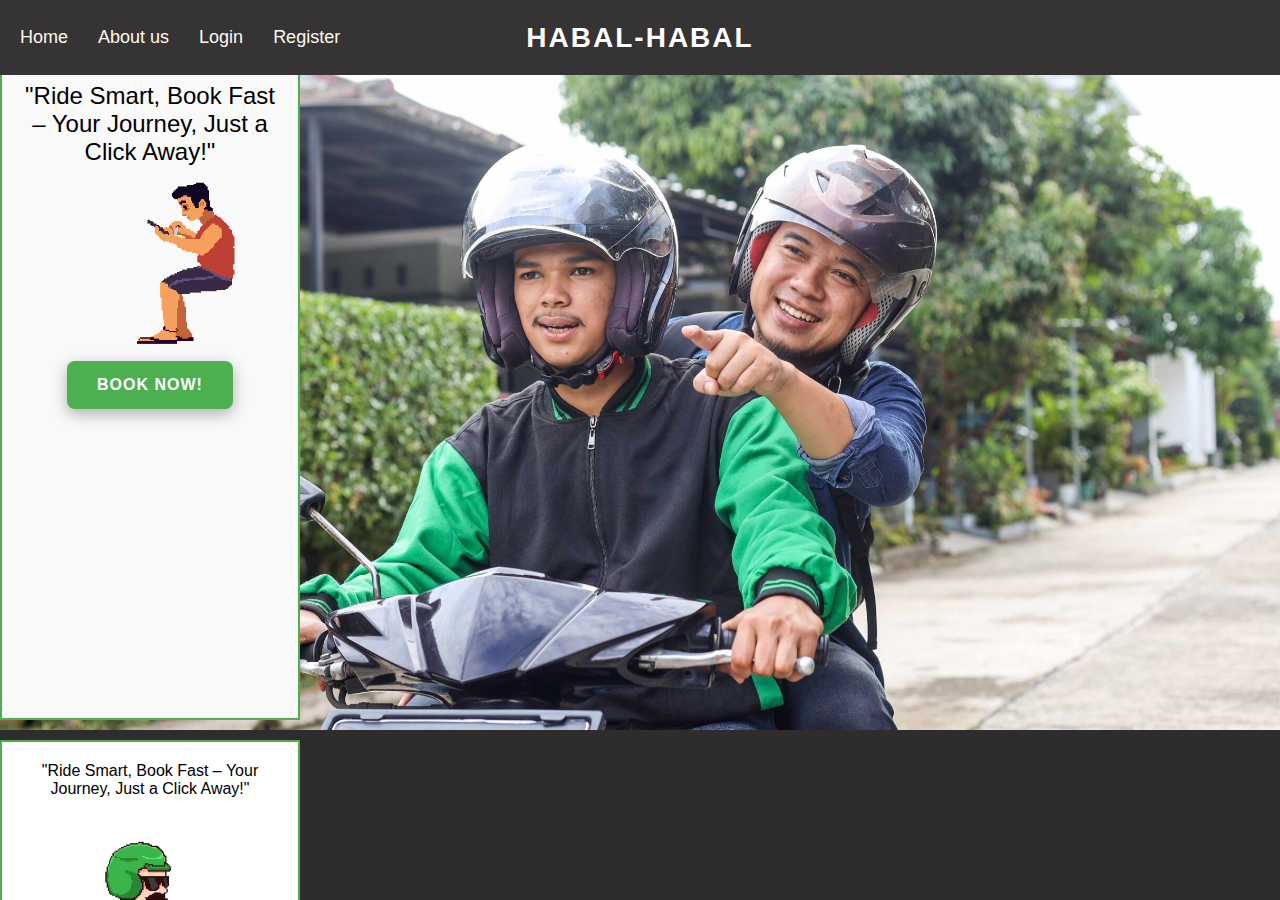
<file: index.html>
<!DOCTYPE html>
<html lang="en">
<head>
    <title>Habal-habal</title>
    <meta charset="UTF-8">
    <meta name="viewport" content="width=device-width, initial-scale=1.0">
    <link rel="stylesheet" href="style.css">
    <link rel="stylesheet" href="https://cdnjs.cloudflare.com/ajax/libs/font-awesome/6.0.0-beta3/css/all.min.css">
    <link rel="icon" type="image/x-icon" href="images/icon.png">

    


    <div id="navbar">
        <div id="title">
            <h1>Habal-habal</h1>
        </div>
        <div id="nav">
            <ul>
                <li><a href="index.html">Home</a></li>
                <li><a href="about.html">About us</a></li>
                <li class="dropdown">
                    <a href="#">Login</a>
                    <div class="dropdown-content">
                        <a href="Driver UI/login_driver.html">Driver</a>
                        <a href="User UI/login_user.html">User</a>
                    </div>
                </li>
                <li class="dropdown">
                    <a href="#">Register</a>
                    <div class="dropdown-content">
                        <a href="Driver UI/driver_register.html">Driver</a>
                        <a href="User UI/user_register.html">User</a>
                    </div>
                </li>
            </ul>
        </div>
    </div>
</head>

<body>


<div class = "container">
    <section class = "one">
        <div class="textbox">
        <P>"Ride Smart, Book Fast – Your Journey, Just a Click Away!"</P>    
<img src="images/book.gif" alt="Description of image" class="textbox-image">
<a href="User UI/userpanel.html">
<button class="fancy-button">Book now!</button>

</a>

        </div>
     
</section>

<section class = "two">
    
    <div class="textbox2">
           
        "Ride Smart, Book Fast – Your Journey, Just a Click Away!"
        <img src="images/habal-gif.gif" alt="Description of image" class="textbox-image">
        <a href="Driver UI/driver_register.html">
        <button class="fancy-button">Be a driver!</button>
        
        </a>
        
                </div>
             
        
    
    </section>
    <footer class="footer">
        <div class="footer-content">
            <h3>Habal-habal Online booking</h3>
            <p>Your trusted partner in online booking. Making journeys smoother and faster!</p>
            <ul class="socials">
                <li><a href="#"><i class="fab fa-facebook"></i></a></li>
                <li><a href="#"><i class="fab fa-twitter"></i></a></li>
                <li><a href="#"><i class="fab fa-instagram"></i></a></li>
                <li><a href="#"><i class="fab fa-linkedin"></i></a></li>
            </ul>
        </div>
        <div class="footer-bottom">
            <p>&copy; 2024 Habal-habal Online booking</p>
        </div>
    </footer>
    
</div>



</body>

</div>
</div>
</html>
</file>
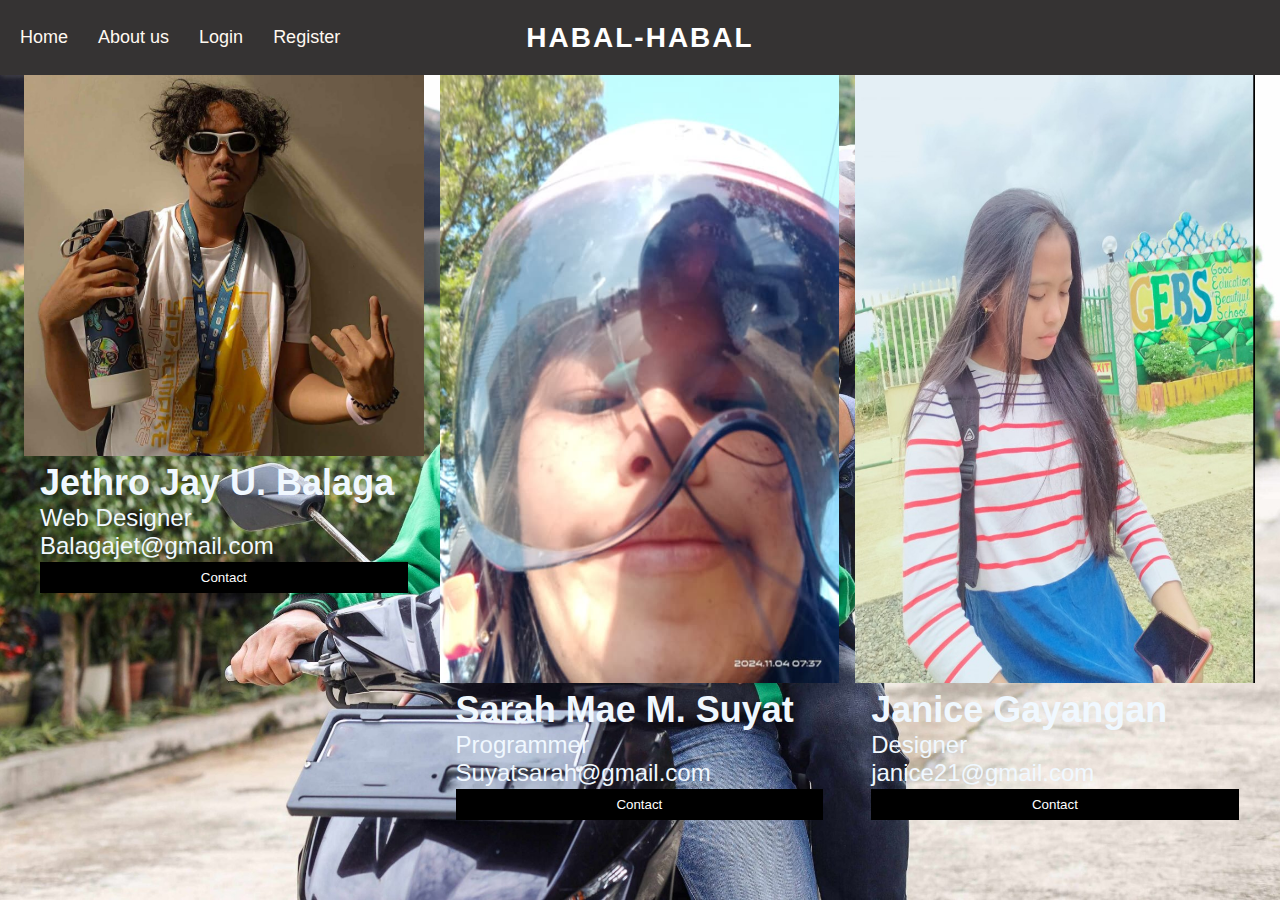
<file: about.html>
<!DOCTYPE html>
<html lang="en">
<head>
    <meta charset="UTF-8">
    <meta name="viewport" content="width=device-width, initial-scale=1.0">
    <title>About us</title>
    <link rel="stylesheet" href="about.css">
    
    <div id="navbar">
      <div id="title">
          <h1>Habal-habal</h1>
      </div>
      <div id="nav">
          <ul>
              <li><a href="index.html">Home</a></li>
              <li><a href="about.html">About us</a></li>
              <li class="dropdown">
                  <a href="#">Login</a>
                  <div class="dropdown-content">
                      <a href="Driver UI/login_driver.html">Driver</a>
                      <a href="User UI/login_user.html">User</a>
                  </div>
              </li>
              <li class="dropdown">
                  <a href="#">Register</a>
                  <div class="dropdown-content">
                      <a href="Driver UI/driver_register.html">Driver</a>
                      <a href="User UI/user_register.html">User</a>
              </div>
          </li>
          </div>  
            </div>
           
</head>
<body>
    <div class = "container">
        <section class = "one">
        
           <div class="row">
            <div class="column">
              <div class="card">
                <img src="images/jethro.jpg" alt="Jane" style="width:100%">
                <div class="container">
                  <h2 style="color: aliceblue;">Jethro Jay U. Balaga</h2>
                  <p class="title" style="color: aliceblue;">Web Designer</p>
                  <p style="color: aliceblue;">Balagajet@gmail.com</p>
                  <a href="https://www.facebook.com/profile.php?id=100076958266491">
                  <p><button class="button">Contact</button></p>
                </a>
                </div>
              </div>
            </div>
          
            <div class="column">
              <div class="card">
                <img src="images/sarah.jpg" alt="Mike" style="width:100%; height:633px">
                <div class="container">
                  <h2 style="color: aliceblue;">Sarah Mae M. Suyat</h2>
                  <p class="title" style="color: aliceblue;">Programmer</p>
                  <p style="color: aliceblue;">Suyatsarah@gmail.com</p>
                  <a href="https://www.facebook.com/sarahmae.suyat.98">
                  <p><button class="button" >Contact</button></p>
                </a>
                </div>
              </div>
            </div>
          
            <div class="column">
              <div class="card">
                <img src="images/janice.jpg" alt="John" style="width:100%; height:633px">
                <div class="container">
                  <h2 style="color: aliceblue;">Janice Gayangan</h2>
                  <p class="title" style="color: aliceblue;">Designer</p>
                  <p style="color: aliceblue;">janice21@gmail.com</p>
                  <a href="https://www.facebook.com/shanniahjanice.gayangan">
                  <p><button class="button">Contact</button></p>
                  </a>
                </div>
              </div>
            </div>
          </div>
    </section>
    
    
    </div>
</body>
</ul>
</div>
</div>
</html>
</file>
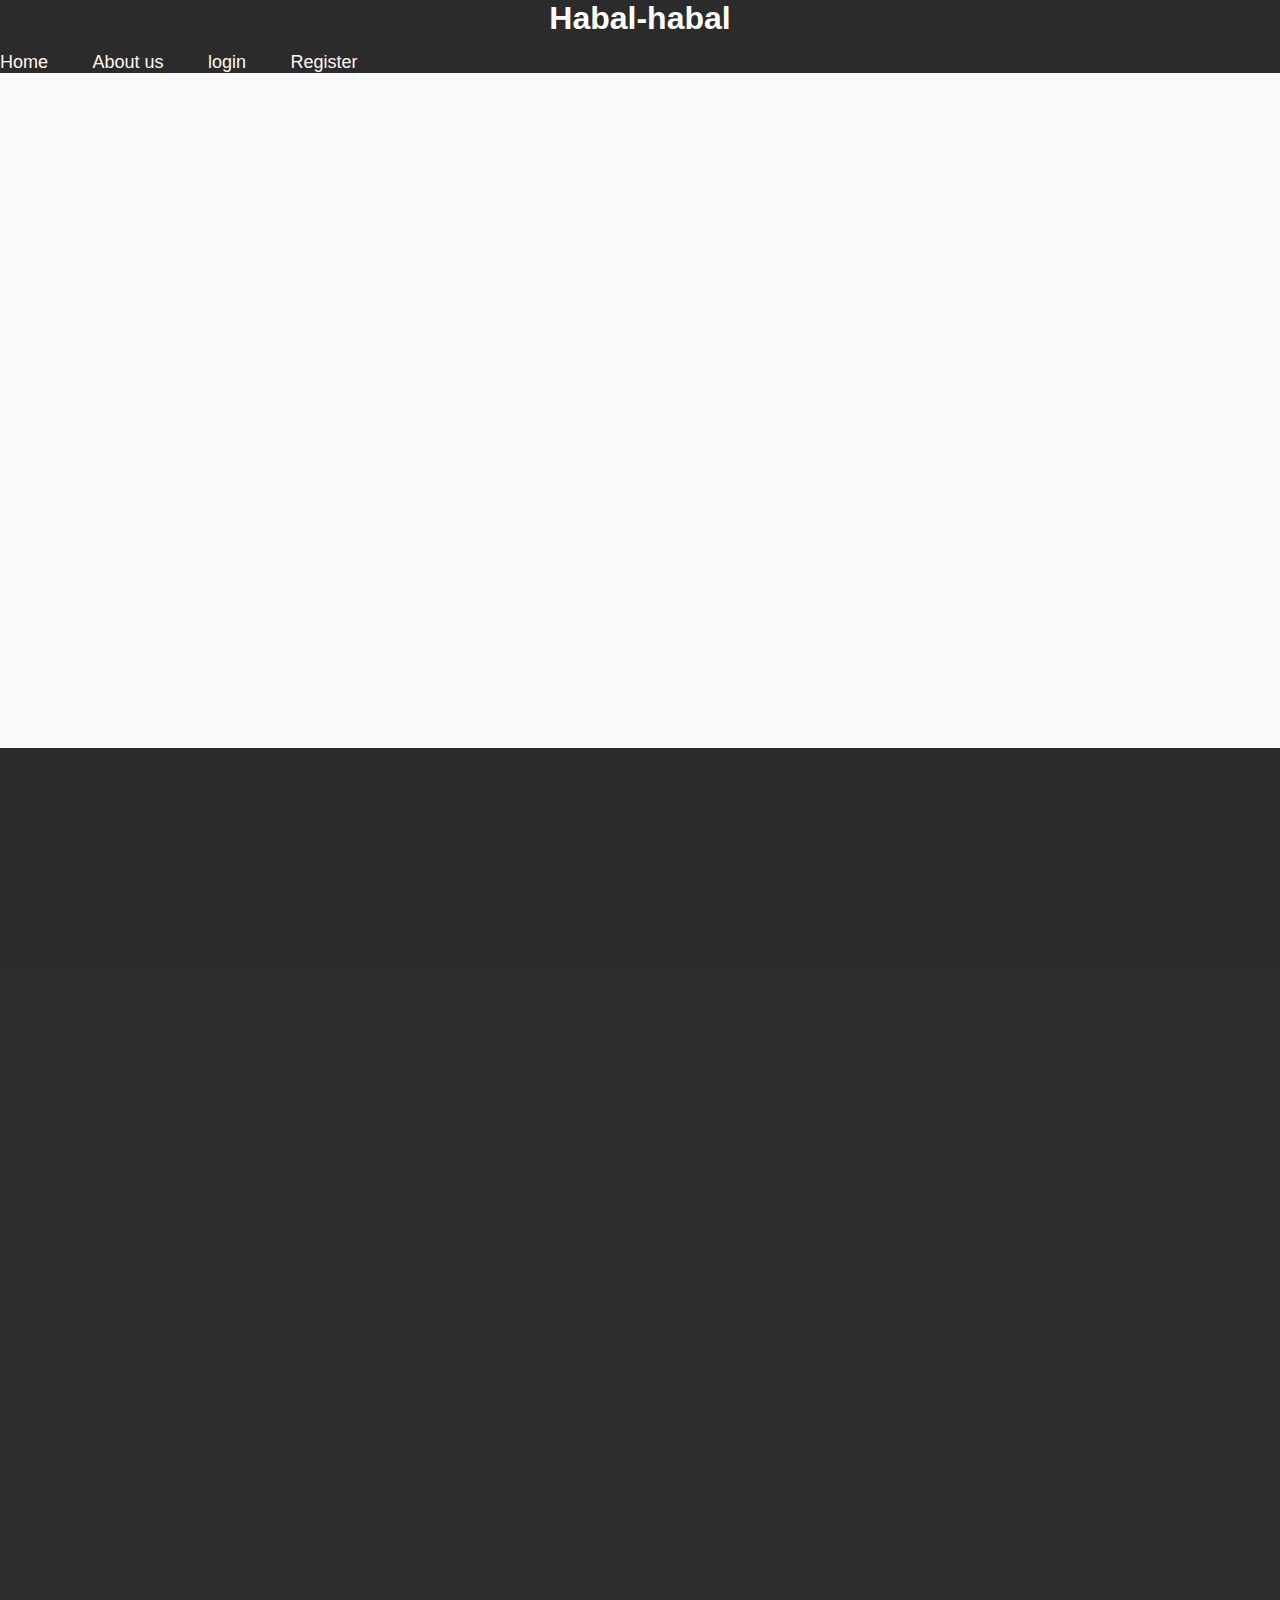
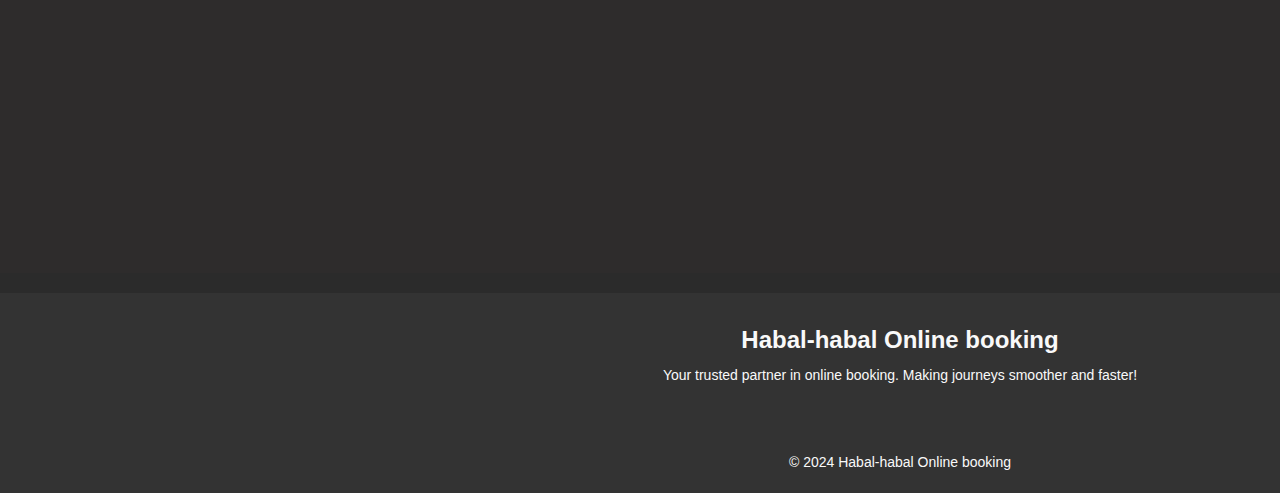
<file: driverpanel.html>
<!DOCTYPE html>
<html lang="en">
<head>
    <meta charset="UTF-8">
    <meta name="viewport" content="width=device-width, initial-scale=1.0">
    <title>Document</title>
    <link rel="stylesheet" href="userpanel.css">
    
     <div id="navbar">
        <center>
        <h1 style="color: rgb(255, 255, 255);">Habal-habal</h1>
        </center>
        <div id="logo">
    </div>
    <div id="nav">
        <ul>
            <li><a href="index.html">Home</a></li>
            <li><a href="about.html">About us</a></li>
            <li><a href="login_user.html">login</a></li>
            <div class="dropdown"> 
                <li><a >Register</a></li>
                <div class="dropdown-content">
                  <a href="driver.html">Driver</a>
                  <a href="user.html">User</a>
                </div>
            </div>  
        </ul>

</head>
<body>
  
    <div class = "container">
        <section class = "one">
       
    
    
    
            </div>
         
    </section>
    
    <section class = "two">
        
        
                     
        
        </section>
        <footer class="footer">
            <div class="footer-content">
                <h3>Habal-habal Online booking</h3>
                <p>Your trusted partner in online booking. Making journeys smoother and faster!</p>
                <ul class="socials">
                    <li><a href="#"><i class="fab fa-facebook"></i></a></li>
                    <li><a href="#"><i class="fab fa-twitter"></i></a></li>
                    <li><a href="#"><i class="fab fa-instagram"></i></a></li>
                    <li><a href="#"><i class="fab fa-linkedin"></i></a></li>
                </ul>
            </div>
            <div class="footer-bottom">
                <p>&copy; 2024 Habal-habal Online booking</p>
            </div>
        </footer>
        
    </div>
    
    
    
</body>
</html>
</file>
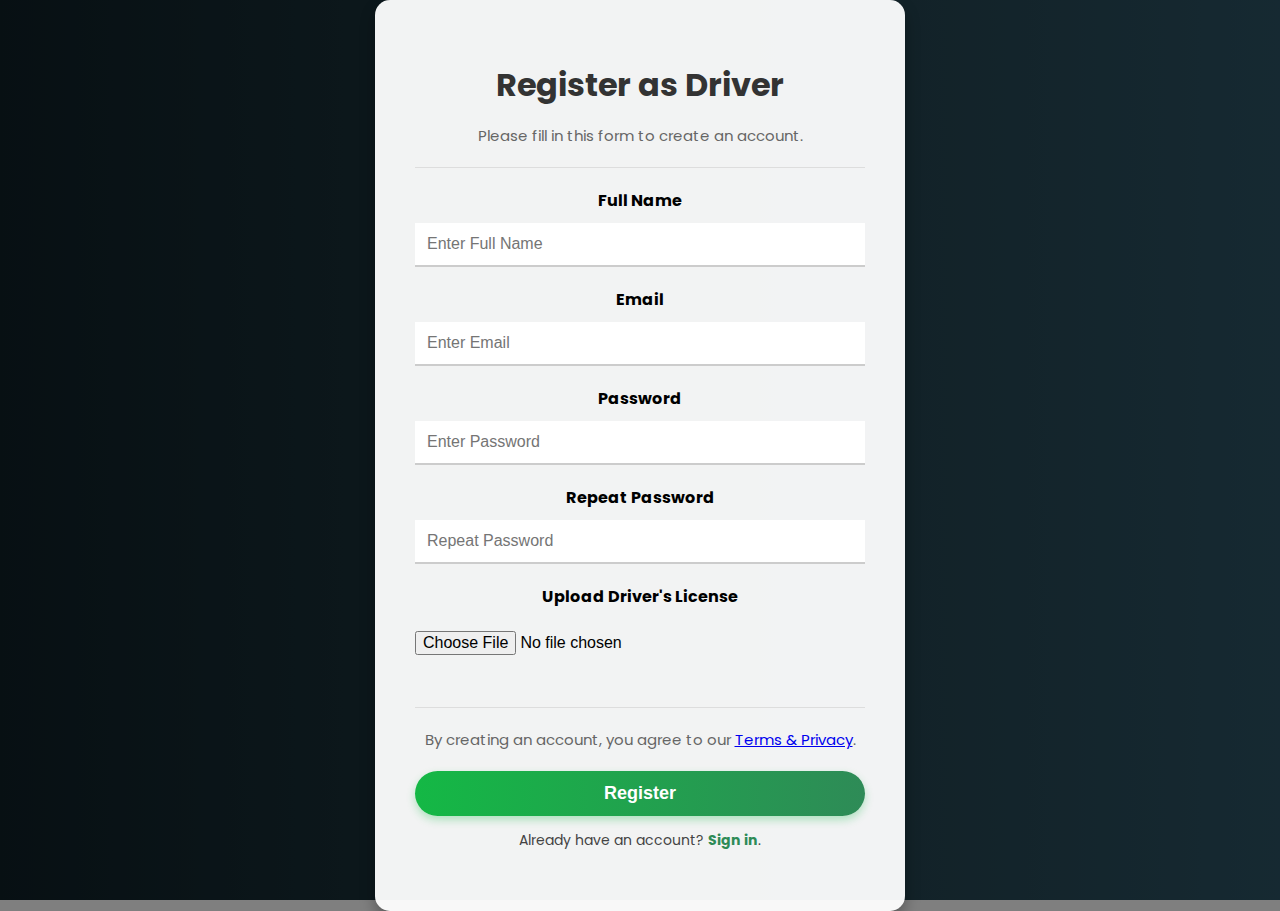
<file: Driver UI/driver_register.html>
<!DOCTYPE html>
<html lang="en">
<head>
    <meta charset="UTF-8">
    <meta name="viewport" content="width=device-width, initial-scale=1.0">
    <title>Driver Registration</title>
    <link rel="stylesheet" href="driver_register.css">
    <link rel="icon" type="image/x-icon" href="C:\Users\Jethro Balaga\Documents\Habal-habal (booking system)\images\icon.png">

    <link href="https://fonts.googleapis.com/css2?family=Poppins:wght@300;400;600&display=swap" rel="stylesheet">
</head>
<body>
    <form action="action_page.php" method="post" enctype="multipart/form-data">
        <div class="container">
            <h1>Register as Driver</h1>
            <p>Please fill in this form to create an account.</p>
            <hr>

            <label for="name"><b>Full Name</b></label>
            <input type="text" placeholder="Enter Full Name" name="name" id="name" required>

            <label for="email"><b>Email</b></label>
            <input type="email" placeholder="Enter Email" name="email" id="email" required>

            <label for="psw"><b>Password</b></label>
            <input type="password" placeholder="Enter Password" name="psw" id="psw" required>

            <label for="psw-repeat"><b>Repeat Password</b></label>
            <input type="password" placeholder="Repeat Password" name="psw-repeat" id="psw-repeat" required>

            <label for="license"><b>Upload Driver's License</b></label>
            <input type="file" name="license" id="license" accept="image/*" required>

            <hr>
            <p>By creating an account, you agree to our <a href="#">Terms & Privacy</a>.</p>
            <button type="submit" class="registerbtn">Register</button>
        </div>

        <div class="container signin">
            <p>Already have an account? <a href="#">Sign in</a>.</p>
        </div>
    </form>
</body>
</html>
</file>
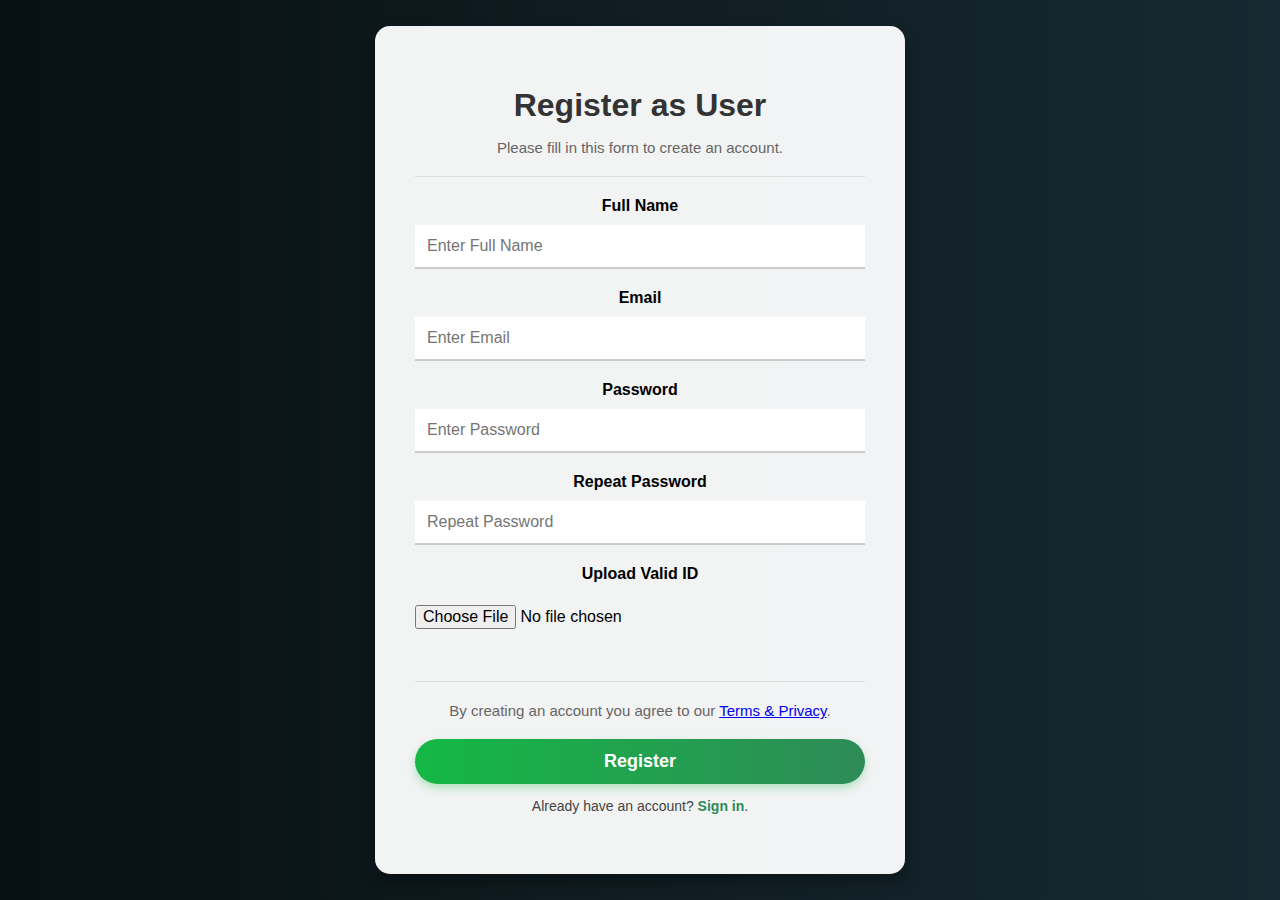
<file: User UI/user_register.html>
<!DOCTYPE html>
<html lang="en">
<head>
    <meta charset="UTF-8">
    <meta name="viewport" content="width=device-width, initial-scale=1.0">
    <title>Habal-habal</title>
    <link rel="stylesheet" href="user_register.css">
    <link rel="icon" type="image/x-icon" href="C:\Users\Jethro Balaga\Documents\Habal-habal (booking system)\images\icon.png" >
</head>
<body>
    <form action="action_page.php" method="post" enctype="multipart/form-data">
        <div class="container">
          <h1>Register as User</h1>
          <p>Please fill in this form to create an account.</p>
          <hr>
          
     
          <label for="name"><b>Full Name</b></label>
          <input type="text" placeholder="Enter Full Name" name="name" id="name" required>

        
          <label for="email"><b>Email</b></label>
          <input type="email" placeholder="Enter Email" name="email" id="email" required>
      
      
          <label for="psw"><b>Password</b></label>
          <input type="password" placeholder="Enter Password" name="psw" id="psw" required>
      
       
          <label for="psw-repeat"><b>Repeat Password</b></label>
          <input type="password" placeholder="Repeat Password" name="psw-repeat" id="psw-repeat" required>

          
          <label for="license"><b>Upload Valid ID</b></label>
          <input type="file" name="license" id="license" accept="image/*" required>
          <hr>
      
          <p>By creating an account you agree to our <a href="#">Terms & Privacy</a>.</p>
          <button type="submit" class="registerbtn">Register</button>
        </div>
      
        <div class="container signin">
          <p>Already have an account? <a href="#">Sign in</a>.</p>
        </div>
      </form>

</body>
</html>
</file>
<file: style.css>
body{
  margin: 0px;
  padding: 0px;
  background-color:rgb(236, 234, 234);
  background-image: url(images/habal-habal\ 1.jpg);
  background-repeat: no-repeat;
  background-position: center;
  background-attachment: fixed;
  background-size: cover;
 
}
#navbar {
  top: 0;
  left: 0;
  width: 100%;
  height: 75px;
  background-color: rgb(53, 51, 51);
  position: fixed;
  display: flex;
  align-items: center;
  padding: 0 20px;
  z-index: 999;
}


/* Centered Title */
#title {
  position: absolute;
  left: 50%;
  transform: translateX(-50%);
  text-align: center;
}

#title h1 {
  margin: 0;
  font-size: 28px; /* Adjust for larger title */
  font-weight: bold; /* Makes it a strong title */
  color: rgb(255, 255, 255);
  text-transform: uppercase; /* Adds title case */
  letter-spacing: 2px; /* Spacing between letters */
}

/* Nav Section Styling */
#nav ul {
  list-style: none;
  display: flex; /* Aligns nav items horizontally */
  margin: 0;
  padding: 0;
}

#nav li {
  margin-right: 30px; /* Space between items */
  position: relative; /* For dropdown positioning */
}

#nav a {
  text-decoration: none;
  color: rgb(255, 249, 241);
  font-size: 18px; /* Uniform font size */
  transition: color 0.3s ease, font-size 0.3s ease;
}

#nav a:hover {
  color: rgb(53, 110, 41);
  font-size: 20px; /* Slightly larger on hover */
}

/* Dropdown Content Styling */
.dropdown-content {
  display: none;
  position: absolute;
  top: 100%; /* Positioned below the parent menu */
  left: 0;
  background-color: rgb(83, 83, 83);
  box-shadow: 0 2px 5px rgba(0, 0, 0, 0.2);
  min-width: 150px;
  z-index: 1000;
}

.dropdown-content a {
  display: block;
  color: rgb(255, 255, 255);
  padding: 10px;
  font-size: 16px; /* Slightly smaller for dropdown links */
  transition: background-color 0.3s ease;
}

.dropdown-content a:hover {
  background-color: #ffffff;
}

.dropdown:hover .dropdown-content {
  display: block; /* Show dropdown on hover */
}














.header h1 {
  font-size: 70px;
}

*{
  margin:0;
  padding:0;
  box-sizing: border-box;
  font-family: sans-serif;
}

.container{
  scroll-snap-type: y mandatory;
  overflow-y: scroll;
  height: 100vh;
  width: 200vh;
  margin-top: 50px; /* Ensures content clears the navbar */
}

section {
  height: 100vh;
  width: 200vh;
  display: flex;
  justify-content: left;
  align-items: left;
}

.one {
  max-width: 100%;
  height: 80%;
  font-size: x-large;
  
  
}

.two {
  background-color: rgb(46, 44, 44);
  
}








.textbox {
  border: 2px solid #4CAF50; /* Border color */
  padding: 20px; /* Space inside the box */
  margin: 10px 0; /* Space outside the box */
  background-color: #ffffff; /* Background color */
  width: 300px; /* Width of the box */
  font-family: Arial, sans-serif; /* Font style */
  margin-top: 100px; /* Ensures content clears the navbar */
}



.textbox {
  border: 2px solid #4CAF50;
  padding: 20px;
  margin: 10px 0;
  background-color: #f9f9f9;
  width: 300px;
  font-family: Arial, sans-serif;
  text-align: center; /* Center content inside the textbox */
}

.textbox-image {
  width: 100%; /* Make the image fit the width of the textbox */
  height: auto; /* Maintain the image's aspect ratio */
  border-radius: 5px; /* Optional: slightly rounded corners for the image */
  margin-bottom: 10px; /* Space between the image and the text/button */
}





.textbox2 {
  border: 2px solid #4CAF50; /* Border color */
  padding: 20px; /* Space inside the box */
  margin: 10px 0; /* Space outside the box */
  background-color: #ffffff; /* Background color */
  width: 300px; /* Width of the box */
  font-family: Arial, sans-serif; /* Font style */
}



.textbox2 {
  border: 2px solid #4CAF50;
  padding: 20px;
  margin: 10px 0;
  background-color: #ffffff;
  width: 300px;
  font-family: Arial, sans-serif;
  text-align: center; /* Center content inside the textbox */
}

.textbox2-image {
  width: 100%; /* Make the image fit the width of the textbox */
  height: auto; /* Maintain the image's aspect ratio */
  border-radius: 5px; /* Optional: slightly rounded corners for the image */
  margin-bottom: 10px; /* Space between the image and the text/button */
}








.fancy-button {
  background-color: #4CAF50; /* Main button color */
  color: white; /* Text color */
  border: none; /* Remove default border */
  padding: 15px 30px; /* Button padding */
  font-size: 16px; /* Font size */
  font-weight: bold; /* Bold text */
  border-radius: 8px; /* Rounded corners */
  cursor: pointer; /* Pointer on hover */
  box-shadow: 0 5px 15px rgba(0, 0, 0, 0.3); /* Shadow for depth */
  transition: all 0.3s ease; /* Smooth transition effect */
  text-transform: uppercase; /* Uppercase text */
  letter-spacing: 1px; /* Spacing between letters */
}

.fancy-button:hover {
  background-color: #45a049; /* Slightly darker on hover */
  transform: scale(1.05); /* Slightly bigger on hover */
  box-shadow: 0 8px 20px rgba(0, 0, 0, 0.4); /* Darker shadow on hover */
}

.fancy-button:active {
  transform: scale(0.98); /* Slightly smaller on click */
  box-shadow: 0 5px 10px rgba(0, 0, 0, 0.2); /* Less intense shadow on click */
}




/* General Reset */
* {
    margin: 0;
    padding: 0;
    box-sizing: border-box;
}

/* Set the body and html to take full height */
html, body {
    height: 100%;
    display: flex;
    flex-direction: column;
}

/* Make content container flex-grow to take up remaining space */
.content {
    flex: 1;
    padding: 20px;
    /* Additional styling for your content */
}

/* Footer Styling */
.footer {
    background-color: #333;
    color: #f9f9f9;
    padding: 20px 0;
    text-align: center;
    font-family: Arial, sans-serif;
    width: 100%;
    height: 200px;
    display: flex;
    flex-direction: column;
    justify-content: center;
}

.footer-content h3 {
    font-size: 24px;
    margin: 10px 0;
}

.footer-content p {
    font-size: 14px;
    line-height: 1.6;
    margin-bottom: 15px;
}

.socials {
    list-style: none;
    padding: 0;
    margin: 20px 0;
}

.socials li {
    display: inline-block;
    margin: 0 10px;
}

.socials li a {
    color: #f9f9f9;
    font-size: 20px;
    text-decoration: none;
    transition: color 0.3s ease;
}

.socials li a:hover {
    color: #4CAF50;
}

.footer-bottom {
    margin-top: 10px;
    font-size: 14px;
}

.footer-bottom p {
    margin: 0;
}
</file>
<file: about.css>
body{
  margin: 0px;
  padding: 0px;
  background-color:rgb(236, 234, 234);
  background-image: url(images/habal-habal\ 1.jpg);
  background-repeat: no-repeat;
  background-position: center;
  background-attachment: fixed;
  background-size: cover;
 
}
/* Navbar General Styling */
#navbar {
  top: 0;
  left: 0;
  width: 100%;
  height: 75px;
  background-color: rgb(53, 51, 51);
  position: fixed;
  display: flex;
  align-items: center;
  padding: 0 20px;
  z-index: 999;
}

/* Centered Title */
#title {
  position: absolute;
  left: 50%;
  transform: translateX(-50%);
  text-align: center;
}

#title h1 {
  margin: 0;
  font-size: 28px; /* Adjust for larger title */
  font-weight: bold; /* Makes it a strong title */
  color: rgb(255, 255, 255);
  text-transform: uppercase; /* Adds title case */
  letter-spacing: 2px; /* Spacing between letters */
}

/* Nav Section Styling */
#nav ul {
  list-style: none;
  display: flex; /* Aligns nav items horizontally */
  margin: 0;
  padding: 0;
}

#nav li {
  margin-right: 30px; /* Space between items */
  position: relative; /* For dropdown positioning */
}

#nav a {
  text-decoration: none;
  color: rgb(255, 249, 241);
  font-size: 18px; /* Uniform font size */
  transition: color 0.3s ease, font-size 0.3s ease;
}

#nav a:hover {
  color: rgb(53, 110, 41);
  font-size: 20px; /* Slightly larger on hover */
}

/* Dropdown Content Styling */
.dropdown-content {
  display: none;
  position: absolute;
  top: 100%; /* Positioned below the parent menu */
  left: 0;
  background-color: rgb(83, 83, 83);
  box-shadow: 0 2px 5px rgba(0, 0, 0, 0.2);
  min-width: 150px;
  z-index: 1000;
}

.dropdown-content a {
  display: block;
  color: rgb(255, 255, 255);
  padding: 10px;
  font-size: 16px; /* Slightly smaller for dropdown links */
  transition: background-color 0.3s ease;
}

.dropdown-content a:hover {
  background-color: #ffffff;
}

.dropdown:hover .dropdown-content {
  display: block; /* Show dropdown on hover */
}














.header h1 {
  font-size: 70px;
}

*{
  margin:0;
  padding:0;
  box-sizing: border-box;
  font-family: sans-serif;
}

.container{
  scroll-snap-type: y mandatory;
  overflow-y: scroll;
  height: 100vh;
  width: 200vh;
}

section {
  height: 100vh;
  width: 200vh;
  display: flex;
  justify-content: left;
  align-items: left;
}

.one {
  max-width: 100%;
  height: 75%;
  font-size: x-large;
  
  
}

.two {
  background-color: rgb(46, 44, 44);
  
}








.textbox {
  border: 2px solid #4CAF50; /* Border color */
  padding: 20px; /* Space inside the box */
  margin: 10px 0; /* Space outside the box */
  background-color: #ffffff; /* Background color */
  width: 300px; /* Width of the box */
  font-family: Arial, sans-serif; /* Font style */
}



.textbox {
  border: 2px solid #4CAF50;
  padding: 20px;
  margin: 10px 0;
  background-color: #f9f9f9;
  width: 300px;
  font-family: Arial, sans-serif;
  text-align: center; /* Center content inside the textbox */
}

.textbox-image {
  width: 100%; /* Make the image fit the width of the textbox */
  height: auto; /* Maintain the image's aspect ratio */
  border-radius: 5px; /* Optional: slightly rounded corners for the image */
  margin-bottom: 10px; /* Space between the image and the text/button */
}





.textbox2 {
  border: 2px solid #4CAF50; /* Border color */
  padding: 20px; /* Space inside the box */
  margin: 10px 0; /* Space outside the box */
  background-color: #ffffff; /* Background color */
  width: 300px; /* Width of the box */
  font-family: Arial, sans-serif; /* Font style */
}



.textbox2 {
  border: 2px solid #4CAF50;
  padding: 20px;
  margin: 10px 0;
  background-color: #ffffff;
  width: 300px;
  font-family: Arial, sans-serif;
  text-align: center; /* Center content inside the textbox */
}

.textbox2-image {
  width: 100%; /* Make the image fit the width of the textbox */
  height: auto; /* Maintain the image's aspect ratio */
  border-radius: 5px; /* Optional: slightly rounded corners for the image */
  margin-bottom: 10px; /* Space between the image and the text/button */
}








.fancy-button {
  background-color: #4CAF50; /* Main button color */
  color: white; /* Text color */
  border: none; /* Remove default border */
  padding: 15px 30px; /* Button padding */
  font-size: 16px; /* Font size */
  font-weight: bold; /* Bold text */
  border-radius: 8px; /* Rounded corners */
  cursor: pointer; /* Pointer on hover */
  box-shadow: 0 5px 15px rgba(0, 0, 0, 0.3); /* Shadow for depth */
  transition: all 0.3s ease; /* Smooth transition effect */
  text-transform: uppercase; /* Uppercase text */
  letter-spacing: 1px; /* Spacing between letters */
}

.fancy-button:hover {
  background-color: #45a049; /* Slightly darker on hover */
  transform: scale(1.05); /* Slightly bigger on hover */
  box-shadow: 0 8px 20px rgba(0, 0, 0, 0.4); /* Darker shadow on hover */
}

.fancy-button:active {
  transform: scale(0.98); /* Slightly smaller on click */
  box-shadow: 0 5px 10px rgba(0, 0, 0, 0.2); /* Less intense shadow on click */
}




/* General Reset */
* {
    margin: 0;
    padding: 0;
    box-sizing: border-box;
}

/* Set the body and html to take full height */
html, body {
    height: 100%;
    display: flex;
    flex-direction: column;
}

/* Make content container flex-grow to take up remaining space */
.content {
    flex: 1;
    padding: 20px;
    /* Additional styling for your content */
}

/* Footer Styling */
.footer {
    background-color: #333;
    color: #f9f9f9;
    padding: 20px 0;
    text-align: center;
    font-family: Arial, sans-serif;
    width: 100%;
    height: 200px;
    display: flex;
    flex-direction: column;
    justify-content: center;
}

.footer-content h3 {
    font-size: 24px;
    margin: 10px 0;
}

.footer-content p {
    font-size: 14px;
    line-height: 1.6;
    margin-bottom: 15px;
}

.socials {
    list-style: none;
    padding: 0;
    margin: 20px 0;
}

.socials li {
    display: inline-block;
    margin: 0 10px;
}

.socials li a {
    color: #f9f9f9;
    font-size: 20px;
    text-decoration: none;
    transition: color 0.3s ease;
}

.socials li a:hover {
    color: #4CAF50;
}

.footer-bottom {
    margin-top: 10px;
    font-size: 14px;
}

.footer-bottom p {
    margin: 0;
}

















/* Three columns side by side */
.column {
    float: left;
    width: 33.3%;
    margin-top: 50px;
    margin-bottom: 0px;
    padding: 0 8px;
  }
  
  /* Display the columns below each other instead of side by side on small screens */
  @media screen and (max-width: 650px) {
    .column {
      width: 50%;
      display:block;
    }
  }
  
  /* Add some shadows to create a card effect */
  
  
  /* Some left and right padding inside the container */
  










.container {
  padding: 0 16px;
  width: 100%;
}

/* Clear floats */
.container::after, .row::after {
  content: "";
  clear: both;
  display: table;
}

.title {
  color: rgb(255, 255, 255);
}

.button {
  border: none;
  outline: 0;
  display: inline-block;
  padding: 8px;
  color: rgb(255, 255, 255);
  background-color: #000;
  text-align: center;
  cursor: pointer;
  width: 100%;
}

.button:hover {
  background-color: #62c767;
}



.textbox {
  border: 2px solid #4CAF50; /* Border color */
  padding: 20px; /* Space inside the box */
  margin: 10px 0; /* Space outside the box */
  background-color: #ffffff; /* Background color */
  width: 300px; /* Width of the box */
  font-family: Arial, sans-serif; /* Font style */
}



.textbox {
  border: 2px solid #4CAF50;
  padding: 20px;
  margin: 10px 0;
  background-color: #f9f9f9;
  width: 300px;
  font-family: Arial, sans-serif;
  text-align: center; /* Center content inside the textbox */
}

.textbox-image {
  width: 100%; /* Make the image fit the width of the textbox */
  height: auto; /* Maintain the image's aspect ratio */
  border-radius: 5px; /* Optional: slightly rounded corners for the image */
  margin-bottom: 10px; /* Space between the image and the text/button */
}
</file>
<file: userpanel.css>
body{
    margin: 0px;
    padding: 0px;
    background-color:rgb(43, 43, 43);
    background-repeat: no-repeat;
    background-position: center;
    background-attachment: fixed;
    background-size: cover;
}






  
  #navbar #nav{
    float: left;
    padding-top: 15px;
  }
  li{
    list-style: none;
    display: inline-block;
    padding-right: 40px;
  }
  li a{
    text-decoration: none;
    color: rgb(255, 249, 241);
    font-size: 18px;
  }
  li a:hover{
    color: rgb(185, 112, 112);
    font-size: xx-large;
   
  }
  .logo {
    float: left;
  }
  
  .dropdown{
    text-decoration: none;
    color: rgb(255, 249, 241);
    font-size: 18px;
    padding-right: 5px;
  }
  
  
  
  .dropdown {
    position: relative;
    display: inline-block;
  }
  
  
  .dropdown-content {
    display: none;
    position: absolute;
    min-width: 16px;
    z-index: 1;
  }
  
  
  .dropdown-content a {
    color: rgb(255, 255, 255);
    padding: 5px;
    text-decoration: none;
    display: block;
    background-color: rgb(83, 83, 83);
  }
  
  
  .dropdown-content a:hover {
    background-color: #c56262;
  }
  .dropdown:hover .dropdown-content {
    display: block;
    font-size: xx-large;
  }
  
  
  
  .dropdown:hover .a {
    color: rgb(18, 176, 224);
  }







  .header h1 {
    font-size: 70px;
  }
  
  *{
    margin:0;
    padding:0;
    box-sizing: border-box;
    font-family: sans-serif;
  }
  
  .container{
    scroll-snap-type: y mandatory;
    overflow-y: scroll;
    height: 100vh;
    width: 200vh;
  }
  
  section {
    height: 100vh;
    width: 200vh;
    display: flex;
    justify-content: left;
    align-items: left;
  }
  
  .one {
    max-width: 100%;
    height: 75%;
    font-size: x-large;
    background-color: #f9f9f9;
    
    
  }
  
  .two {
    background-color: rgb(46, 44, 44);
    
  }
  







  /* General Reset */
* {
    margin: 0;
    padding: 0;
    box-sizing: border-box;
}

/* Set the body and html to take full height */
html, body {
    height: 100%;
    display: flex;
    flex-direction: column;
}

/* Make content container flex-grow to take up remaining space */
.content {
    flex: 1;
    padding: 20px;
    /* Additional styling for your content */
}

/* Footer Styling */
.footer {
    background-color: #333;
    color: #f9f9f9;
    padding: 20px 0;
    text-align: center;
    font-family: Arial, sans-serif;
    width: 100%;
    height: 200px;
    display: flex;
    flex-direction: column;
    justify-content: center;
}

.footer-content h3 {
    font-size: 24px;
    margin: 10px 0;
}

.footer-content p {
    font-size: 14px;
    line-height: 1.6;
    margin-bottom: 15px;
}

.socials {
    list-style: none;
    padding: 0;
    margin: 20px 0;
}

.socials li {
    display: inline-block;
    margin: 0 10px;
}

.socials li a {
    color: #f9f9f9;
    font-size: 20px;
    text-decoration: none;
    transition: color 0.3s ease;
}

.socials li a:hover {
    color: #4CAF50;
}

.footer-bottom {
    margin-top: 10px;
    font-size: 14px;
}

.footer-bottom p {
    margin: 0;
}



#map {
  height: 400px;
  width: 100%;
  margin: 20px 0;
}
.footer {
  margin-top: 20px;
}
</file>
<file: Driver UI/driver_register.css>
/* General body styling with gradient background */
body {
  font-family: 'Poppins', Arial, sans-serif;
  margin: 0;
  padding: 0;
  display: flex;
  justify-content: center;
  align-items: center;
  min-height: 100vh;
  background: linear-gradient(to right, #0f2027, #203a43, #2c5364);
  background-attachment: fixed;
  position: relative;
}

/* Dark overlay for improved readability */
body::before {
  content: "";
  position: absolute;
  top: 0;
  left: 0;
  width: 100%;
  height: 100%;
  background: rgba(0, 0, 0, 0.5);
  z-index: 1;
}

/* Main form container */
form {
  position: relative;
  z-index: 2;
  background: rgba(255, 255, 255, 0.95);
  padding: 40px;
  border-radius: 15px;
  box-shadow: 0 8px 15px rgba(0, 0, 0, 0.3);
  width: 450px;
  text-align: center;
  animation: fadeIn 1s ease-in-out;
}

/* Form headings */
h1 {
  color: #333;
  font-size: 32px;
  font-weight: bold;
  margin-bottom: 10px;
}

p {
  color: #666;
  margin-bottom: 20px;
  font-size: 15px;
}

/* Horizontal rule styling */
hr {
  border: none;
  height: 1px;
  background: #ddd;
  margin: 20px 0;
}

/* Input fields */
input[type="text"],
input[type="email"],
input[type="password"],
input[type="file"] {
  width: 100%;
  padding: 12px;
  margin: 10px 0 20px;
  border: none;
  border-bottom: 2px solid #ccc;
  font-size: 16px;
  transition: border-color 0.3s ease-in-out, box-shadow 0.3s ease;
  outline: none;
  box-sizing: border-box;
}

input[type="text"]:focus,
input[type="email"]:focus,
input[type="password"]:focus,
input[type="file"]:focus {
  border-bottom: 2px solid #14b845;
  box-shadow: 0 4px 8px rgba(20, 184, 69, 0.2);
}

/* Register button */
.registerbtn {
  background: linear-gradient(to right, #14b845, #2e8b57);
  color: white;
  padding: 12px;
  font-size: 18px;
  font-weight: bold;
  border: none;
  border-radius: 50px;
  cursor: pointer;
  width: 100%;
  transition: all 0.3s ease-in-out;
  box-shadow: 0 4px 8px rgba(20, 184, 69, 0.3);
}

.registerbtn:hover {
  background: linear-gradient(to right, #2e8b57, #3cb371);
  transform: scale(1.02);
  box-shadow: 0 6px 12px rgba(20, 184, 69, 0.5);
}

/* Sign-in link */
.container.signin p {
  font-size: 14px;
  color: #444;
}

.container.signin a {
  color: #2e8b57;
  text-decoration: none;
  font-weight: bold;
  transition: color 0.3s ease;
}

.container.signin a:hover {
  color: #14b845;
  text-decoration: underline;
}

/* File upload styling */
input[type="file"] {
  border: none;
  padding-left: 0;
}

/* Responsive design */
@media (max-width: 768px) {
  form {
    width: 90%;
    padding: 20px;
  }

  h1 {
    font-size: 26px;
  }

  .registerbtn {
    font-size: 16px;
    padding: 10px;
  }
}

/* Fade-in animation */
@keyframes fadeIn {
  from {
    opacity: 0;
    transform: translateY(-20px);
  }
  to {
    opacity: 1;
    transform: translateY(0);
  }
}
</file>
<file: User UI/user_register.css>
/* General body styling with gradient background */
body {
  font-family: 'Poppins', Arial, sans-serif;
  margin: 0;
  padding: 0;
  display: flex;
  justify-content: center;
  align-items: center;
  min-height: 100vh;
  background: linear-gradient(to right, #0f2027, #203a43, #2c5364);
  background-attachment: fixed;
  position: relative;
}

/* Dark overlay for improved readability */
body::before {
  content: "";
  position: absolute;
  top: 0;
  left: 0;
  width: 100%;
  height: 100%;
  background: rgba(0, 0, 0, 0.5);
  z-index: 1;
}

/* Main form container */
form {
  position: relative;
  z-index: 2;
  background: rgba(255, 255, 255, 0.95);
  padding: 40px;
  border-radius: 15px;
  box-shadow: 0 8px 15px rgba(0, 0, 0, 0.3);
  width: 450px;
  text-align: center;
  animation: fadeIn 1s ease-in-out;
}

/* Form headings */
h1 {
  color: #333;
  font-size: 32px;
  font-weight: bold;
  margin-bottom: 10px;
}

p {
  color: #666;
  margin-bottom: 20px;
  font-size: 15px;
}

/* Horizontal rule styling */
hr {
  border: none;
  height: 1px;
  background: #ddd;
  margin: 20px 0;
}

/* Input fields */
input[type="text"],
input[type="email"],
input[type="password"],
input[type="file"] {
  width: 100%;
  padding: 12px;
  margin: 10px 0 20px;
  border: none;
  border-bottom: 2px solid #ccc;
  font-size: 16px;
  transition: border-color 0.3s ease-in-out, box-shadow 0.3s ease;
  outline: none;
  box-sizing: border-box;
}

input[type="text"]:focus,
input[type="email"]:focus,
input[type="password"]:focus,
input[type="file"]:focus {
  border-bottom: 2px solid #14b845;
  box-shadow: 0 4px 8px rgba(20, 184, 69, 0.2);
}

/* Register button */
.registerbtn {
  background: linear-gradient(to right, #14b845, #2e8b57);
  color: white;
  padding: 12px;
  font-size: 18px;
  font-weight: bold;
  border: none;
  border-radius: 50px;
  cursor: pointer;
  width: 100%;
  transition: all 0.3s ease-in-out;
  box-shadow: 0 4px 8px rgba(20, 184, 69, 0.3);
}

.registerbtn:hover {
  background: linear-gradient(to right, #2e8b57, #3cb371);
  transform: scale(1.02);
  box-shadow: 0 6px 12px rgba(20, 184, 69, 0.5);
}

/* Sign-in link */
.container.signin p {
  font-size: 14px;
  color: #444;
}

.container.signin a {
  color: #2e8b57;
  text-decoration: none;
  font-weight: bold;
  transition: color 0.3s ease;
}

.container.signin a:hover {
  color: #14b845;
  text-decoration: underline;
}

/* File upload styling */
input[type="file"] {
  border: none;
  padding-left: 0;
}

/* Responsive design */
@media (max-width: 768px) {
  form {
    width: 90%;
    padding: 20px;
  }

  h1 {
    font-size: 26px;
  }

  .registerbtn {
    font-size: 16px;
    padding: 10px;
  }
}

/* Fade-in animation */
@keyframes fadeIn {
  from {
    opacity: 0;
    transform: translateY(-20px);
  }
  to {
    opacity: 1;
    transform: translateY(0);
  }
}
</file>
